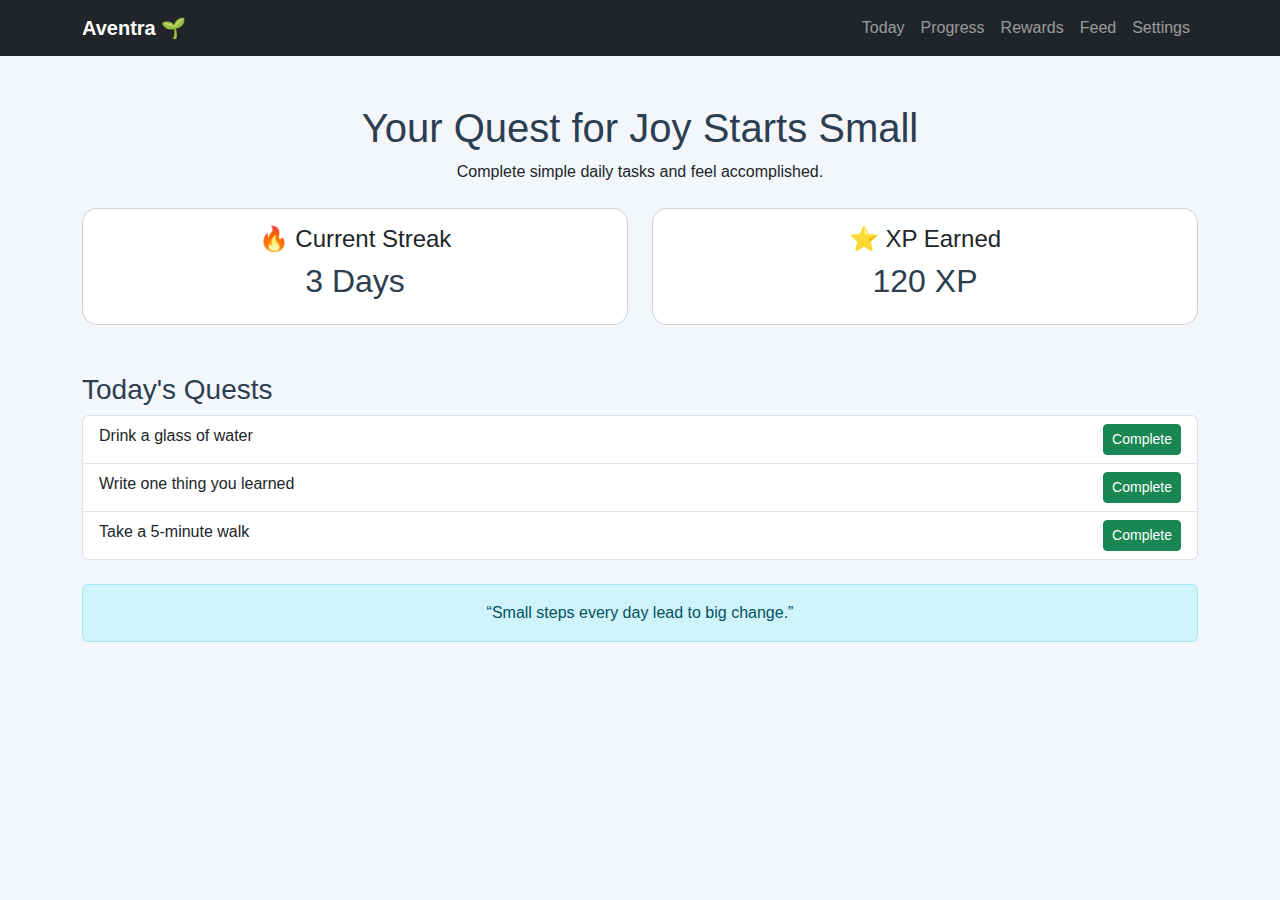
<file: index.html>
<!DOCTYPE html>
<html>
<head>
    <title>Aventra - Today</title>
    <link href="https://cdn.jsdelivr.net/npm/bootstrap@5.3.2/dist/css/bootstrap.min.css" rel="stylesheet">
    <link rel="stylesheet" href="./style.css">
</head>
<body>

    <!-- NAVBAR -->
    <nav class="navbar navbar-expand-lg navbar-dark bg-dark">
        <div class="container">
            <a class="navbar-brand" href="index.html">Aventra 🌱</a>

            <div class="navbar-nav ms-auto">
                <a class="nav-link" href="index.html">Today</a>
                <a class="nav-link" href="progress.html">Progress</a>
                <a class="nav-link" href="rewards.html">Rewards</a>
                <a class="nav-link" href="feed.html">Feed</a>
                <a class="nav-link" href="settings.html">Settings</a>
            </div>
        </div>
    </nav>

    <!-- MAIN CONTENT -->
    <div class="container text-center mt-5">
        <h1>Your Quest for Joy Starts Small</h1>
        <p>Complete simple daily tasks and feel accomplished.</p>
    </div>

    <div class="container mt-4">
        <div class="row text-center">

            <div class="col-md-6">
                <div class="card p-3">
                    <h4>🔥 Current Streak</h4>
                    <h2>3 Days</h2>
                </div>
            </div>

            <div class="col-md-6">
                <div class="card p-3">
                    <h4>⭐ XP Earned</h4>
                    <h2>120 XP</h2>
                </div>
            </div>

        </div>
    </div>

    <div class="container mt-5">
        <h3>Today's Quests</h3>

        <ul class="list-group">
            <li class="list-group-item">
                Drink a glass of water
                <button class="btn btn-success btn-sm float-end">Complete</button>
            </li>

            <li class="list-group-item">
                Write one thing you learned
                <button class="btn btn-success btn-sm float-end">Complete</button>
            </li>

            <li class="list-group-item">
                Take a 5-minute walk
                <button class="btn btn-success btn-sm float-end">Complete</button>
            </li>
        </ul>
    </div>

    <div class="container mt-4 text-center">
        <div class="alert alert-info">
            “Small steps every day lead to big change.”
        </div>
    </div>
</body>
</html>
</file>
<file: style.css>
body {
    background-color: #f3f7fb;
    font-family: Arial, sans-serif;
}

h1,
h2,
h3 {
    color: #2c3e50;
}

.card {
    border-radius: 15px;
}

.navbar-brand {
    font-weight: bold;
}
</file>
